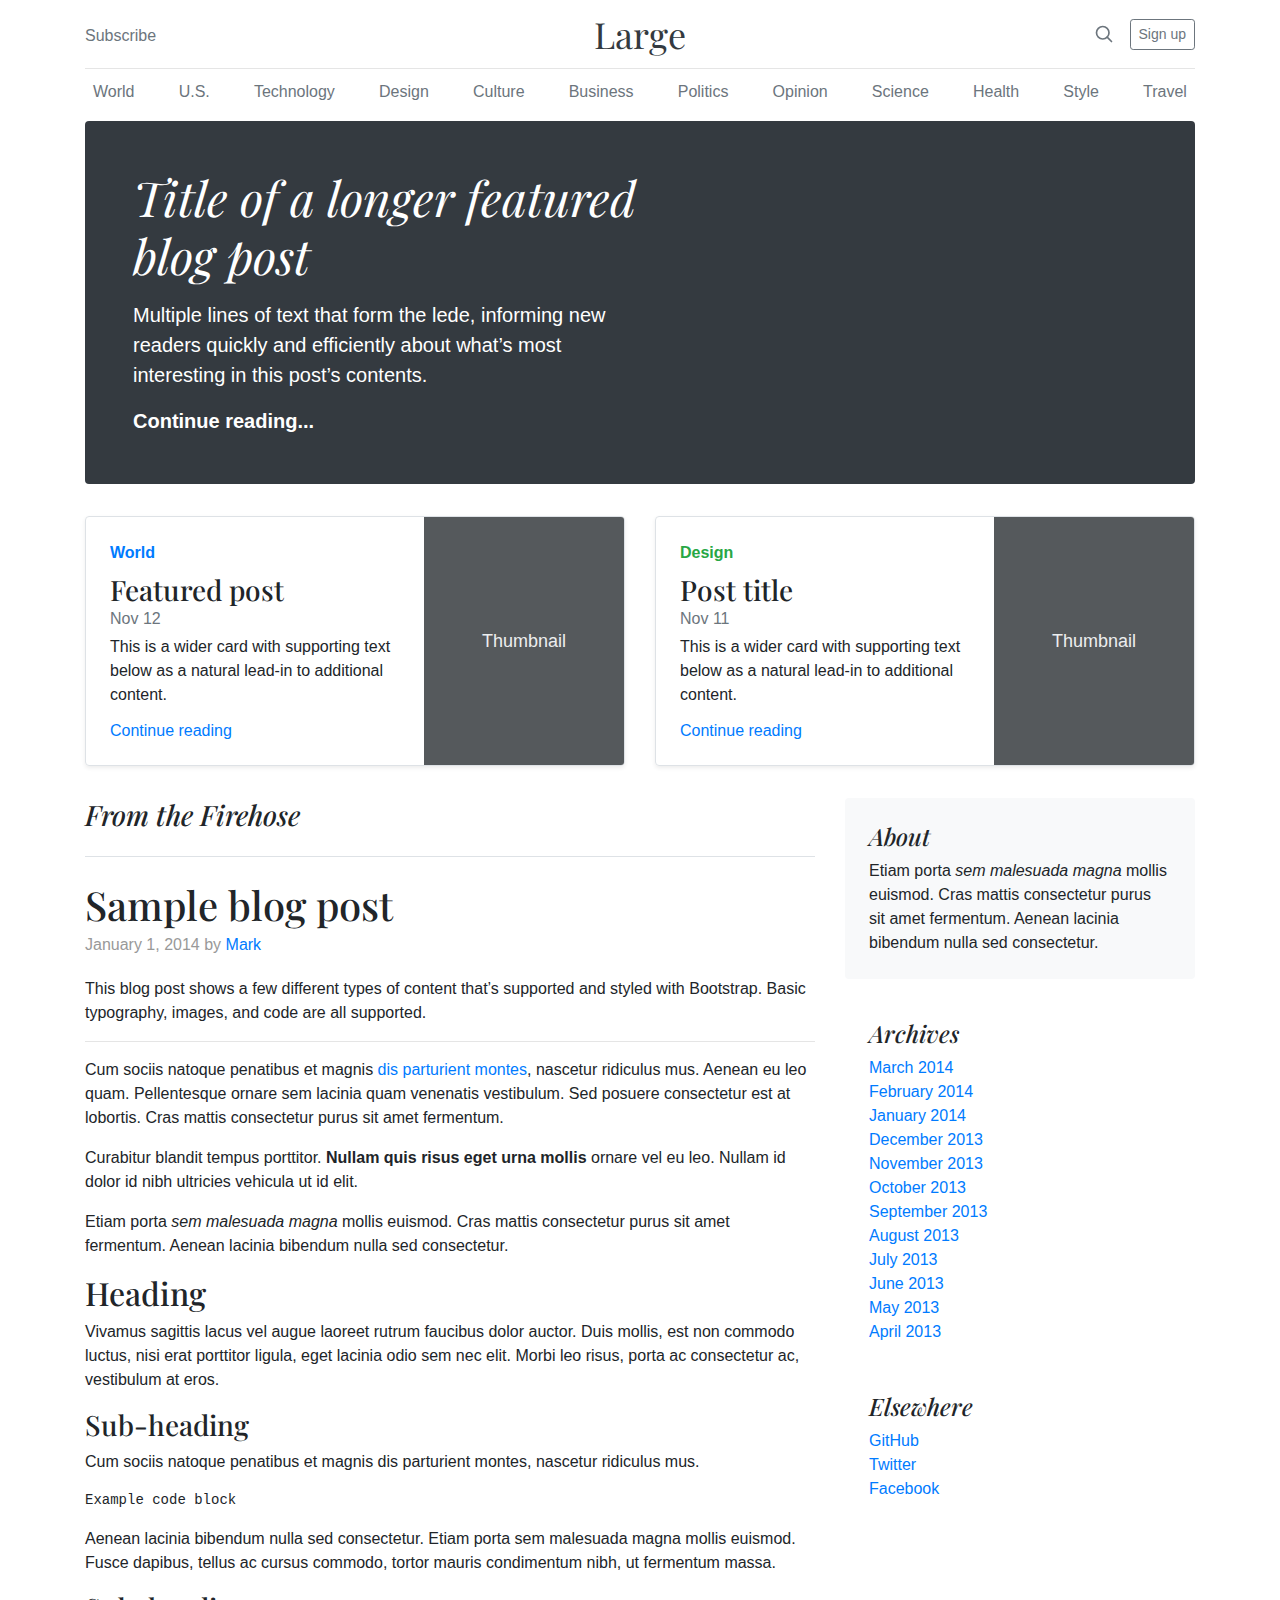
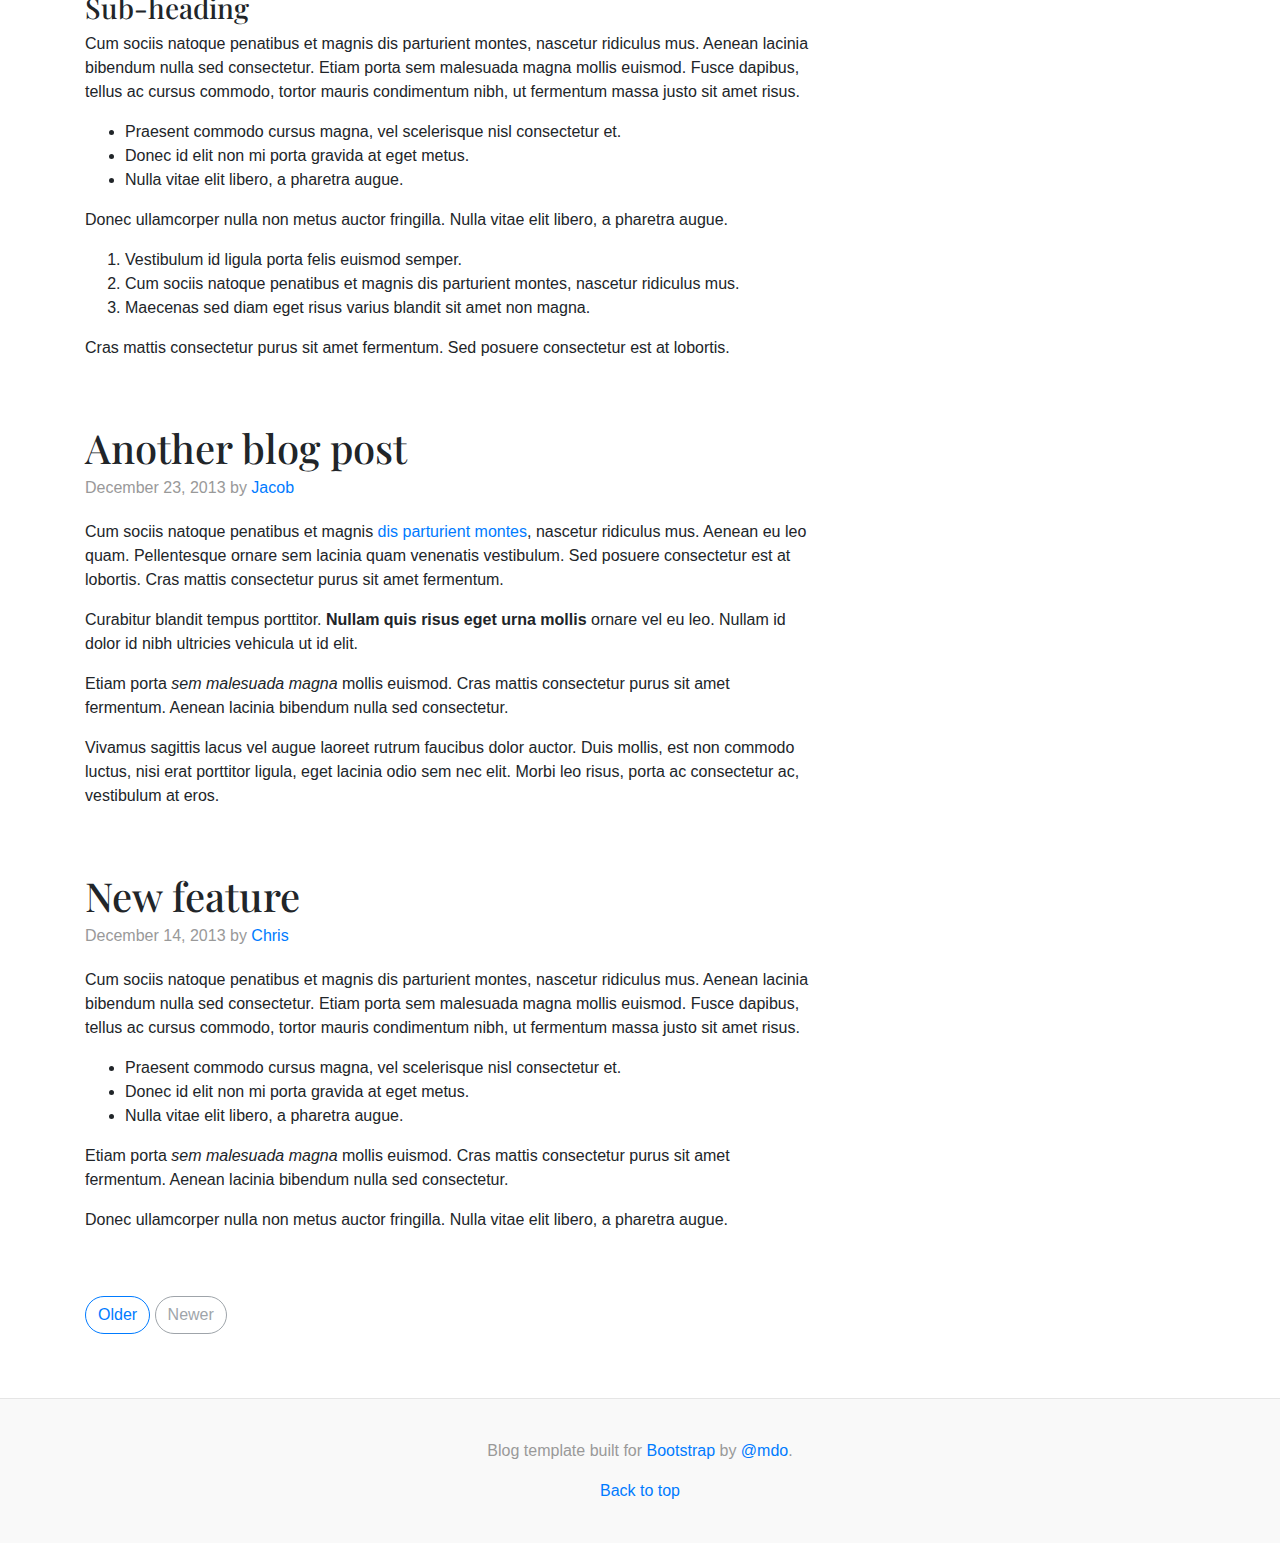
<file: examples/blog/index.html>
<!doctype html>
<html lang="en">
  <head>
    <meta charset="utf-8">
    <meta name="viewport" content="width=device-width, initial-scale=1, shrink-to-fit=no">
    <meta name="description" content="">
    <meta name="author" content="Mark Otto, Jacob Thornton, and Bootstrap contributors">
    <meta name="generator" content="Jekyll v4.1.1">
    <title>Blog Template · Bootstrap</title>

    <link rel="canonical" href="https://getbootstrap.com/docs/4.5/examples/blog/">

    <!-- Bootstrap core CSS -->
<link href="../assets/dist/css/bootstrap.min.css" rel="stylesheet">

    <style>
      .bd-placeholder-img {
        font-size: 1.125rem;
        text-anchor: middle;
        -webkit-user-select: none;
        -moz-user-select: none;
        -ms-user-select: none;
        user-select: none;
      }

      @media (min-width: 768px) {
        .bd-placeholder-img-lg {
          font-size: 3.5rem;
        }
      }
    </style>
    <!-- Custom styles for this template -->
    <link href="https://fonts.googleapis.com/css?family=Playfair+Display:700,900" rel="stylesheet">
    <!-- Custom styles for this template -->
    <link href="blog.css" rel="stylesheet">
  </head>
  <body>
    <div class="container">
  <header class="blog-header py-3">
    <div class="row flex-nowrap justify-content-between align-items-center">
      <div class="col-4 pt-1">
        <a class="text-muted" href="#">Subscribe</a>
      </div>
      <div class="col-4 text-center">
        <a class="blog-header-logo text-dark" href="#">Large</a>
      </div>
      <div class="col-4 d-flex justify-content-end align-items-center">
        <a class="text-muted" href="#" aria-label="Search">
          <svg xmlns="http://www.w3.org/2000/svg" width="20" height="20" fill="none" stroke="currentColor" stroke-linecap="round" stroke-linejoin="round" stroke-width="2" class="mx-3" role="img" viewBox="0 0 24 24" focusable="false"><title>Search</title><circle cx="10.5" cy="10.5" r="7.5"/><path d="M21 21l-5.2-5.2"/></svg>
        </a>
        <a class="btn btn-sm btn-outline-secondary" href="#">Sign up</a>
      </div>
    </div>
  </header>

  <div class="nav-scroller py-1 mb-2">
    <nav class="nav d-flex justify-content-between">
      <a class="p-2 text-muted" href="#">World</a>
      <a class="p-2 text-muted" href="#">U.S.</a>
      <a class="p-2 text-muted" href="#">Technology</a>
      <a class="p-2 text-muted" href="#">Design</a>
      <a class="p-2 text-muted" href="#">Culture</a>
      <a class="p-2 text-muted" href="#">Business</a>
      <a class="p-2 text-muted" href="#">Politics</a>
      <a class="p-2 text-muted" href="#">Opinion</a>
      <a class="p-2 text-muted" href="#">Science</a>
      <a class="p-2 text-muted" href="#">Health</a>
      <a class="p-2 text-muted" href="#">Style</a>
      <a class="p-2 text-muted" href="#">Travel</a>
    </nav>
  </div>

  <div class="jumbotron p-4 p-md-5 text-white rounded bg-dark">
    <div class="col-md-6 px-0">
      <h1 class="display-4 font-italic">Title of a longer featured blog post</h1>
      <p class="lead my-3">Multiple lines of text that form the lede, informing new readers quickly and efficiently about what’s most interesting in this post’s contents.</p>
      <p class="lead mb-0"><a href="#" class="text-white font-weight-bold">Continue reading...</a></p>
    </div>
  </div>

  <div class="row mb-2">
    <div class="col-md-6">
      <div class="row no-gutters border rounded overflow-hidden flex-md-row mb-4 shadow-sm h-md-250 position-relative">
        <div class="col p-4 d-flex flex-column position-static">
          <strong class="d-inline-block mb-2 text-primary">World</strong>
          <h3 class="mb-0">Featured post</h3>
          <div class="mb-1 text-muted">Nov 12</div>
          <p class="card-text mb-auto">This is a wider card with supporting text below as a natural lead-in to additional content.</p>
          <a href="#" class="stretched-link">Continue reading</a>
        </div>
        <div class="col-auto d-none d-lg-block">
          <svg class="bd-placeholder-img" width="200" height="250" xmlns="http://www.w3.org/2000/svg" preserveAspectRatio="xMidYMid slice" focusable="false" role="img" aria-label="Placeholder: Thumbnail"><title>Placeholder</title><rect width="100%" height="100%" fill="#55595c"/><text x="50%" y="50%" fill="#eceeef" dy=".3em">Thumbnail</text></svg>
        </div>
      </div>
    </div>
    <div class="col-md-6">
      <div class="row no-gutters border rounded overflow-hidden flex-md-row mb-4 shadow-sm h-md-250 position-relative">
        <div class="col p-4 d-flex flex-column position-static">
          <strong class="d-inline-block mb-2 text-success">Design</strong>
          <h3 class="mb-0">Post title</h3>
          <div class="mb-1 text-muted">Nov 11</div>
          <p class="mb-auto">This is a wider card with supporting text below as a natural lead-in to additional content.</p>
          <a href="#" class="stretched-link">Continue reading</a>
        </div>
        <div class="col-auto d-none d-lg-block">
          <svg class="bd-placeholder-img" width="200" height="250" xmlns="http://www.w3.org/2000/svg" preserveAspectRatio="xMidYMid slice" focusable="false" role="img" aria-label="Placeholder: Thumbnail"><title>Placeholder</title><rect width="100%" height="100%" fill="#55595c"/><text x="50%" y="50%" fill="#eceeef" dy=".3em">Thumbnail</text></svg>
        </div>
      </div>
    </div>
  </div>
</div>

<main role="main" class="container">
  <div class="row">
    <div class="col-md-8 blog-main">
      <h3 class="pb-4 mb-4 font-italic border-bottom">
        From the Firehose
      </h3>

      <div class="blog-post">
        <h2 class="blog-post-title">Sample blog post</h2>
        <p class="blog-post-meta">January 1, 2014 by <a href="#">Mark</a></p>

        <p>This blog post shows a few different types of content that’s supported and styled with Bootstrap. Basic typography, images, and code are all supported.</p>
        <hr>
        <p>Cum sociis natoque penatibus et magnis <a href="#">dis parturient montes</a>, nascetur ridiculus mus. Aenean eu leo quam. Pellentesque ornare sem lacinia quam venenatis vestibulum. Sed posuere consectetur est at lobortis. Cras mattis consectetur purus sit amet fermentum.</p>
        <blockquote>
          <p>Curabitur blandit tempus porttitor. <strong>Nullam quis risus eget urna mollis</strong> ornare vel eu leo. Nullam id dolor id nibh ultricies vehicula ut id elit.</p>
        </blockquote>
        <p>Etiam porta <em>sem malesuada magna</em> mollis euismod. Cras mattis consectetur purus sit amet fermentum. Aenean lacinia bibendum nulla sed consectetur.</p>
        <h2>Heading</h2>
        <p>Vivamus sagittis lacus vel augue laoreet rutrum faucibus dolor auctor. Duis mollis, est non commodo luctus, nisi erat porttitor ligula, eget lacinia odio sem nec elit. Morbi leo risus, porta ac consectetur ac, vestibulum at eros.</p>
        <h3>Sub-heading</h3>
        <p>Cum sociis natoque penatibus et magnis dis parturient montes, nascetur ridiculus mus.</p>
        <pre><code>Example code block</code></pre>
        <p>Aenean lacinia bibendum nulla sed consectetur. Etiam porta sem malesuada magna mollis euismod. Fusce dapibus, tellus ac cursus commodo, tortor mauris condimentum nibh, ut fermentum massa.</p>
        <h3>Sub-heading</h3>
        <p>Cum sociis natoque penatibus et magnis dis parturient montes, nascetur ridiculus mus. Aenean lacinia bibendum nulla sed consectetur. Etiam porta sem malesuada magna mollis euismod. Fusce dapibus, tellus ac cursus commodo, tortor mauris condimentum nibh, ut fermentum massa justo sit amet risus.</p>
        <ul>
          <li>Praesent commodo cursus magna, vel scelerisque nisl consectetur et.</li>
          <li>Donec id elit non mi porta gravida at eget metus.</li>
          <li>Nulla vitae elit libero, a pharetra augue.</li>
        </ul>
        <p>Donec ullamcorper nulla non metus auctor fringilla. Nulla vitae elit libero, a pharetra augue.</p>
        <ol>
          <li>Vestibulum id ligula porta felis euismod semper.</li>
          <li>Cum sociis natoque penatibus et magnis dis parturient montes, nascetur ridiculus mus.</li>
          <li>Maecenas sed diam eget risus varius blandit sit amet non magna.</li>
        </ol>
        <p>Cras mattis consectetur purus sit amet fermentum. Sed posuere consectetur est at lobortis.</p>
      </div><!-- /.blog-post -->

      <div class="blog-post">
        <h2 class="blog-post-title">Another blog post</h2>
        <p class="blog-post-meta">December 23, 2013 by <a href="#">Jacob</a></p>

        <p>Cum sociis natoque penatibus et magnis <a href="#">dis parturient montes</a>, nascetur ridiculus mus. Aenean eu leo quam. Pellentesque ornare sem lacinia quam venenatis vestibulum. Sed posuere consectetur est at lobortis. Cras mattis consectetur purus sit amet fermentum.</p>
        <blockquote>
          <p>Curabitur blandit tempus porttitor. <strong>Nullam quis risus eget urna mollis</strong> ornare vel eu leo. Nullam id dolor id nibh ultricies vehicula ut id elit.</p>
        </blockquote>
        <p>Etiam porta <em>sem malesuada magna</em> mollis euismod. Cras mattis consectetur purus sit amet fermentum. Aenean lacinia bibendum nulla sed consectetur.</p>
        <p>Vivamus sagittis lacus vel augue laoreet rutrum faucibus dolor auctor. Duis mollis, est non commodo luctus, nisi erat porttitor ligula, eget lacinia odio sem nec elit. Morbi leo risus, porta ac consectetur ac, vestibulum at eros.</p>
      </div><!-- /.blog-post -->

      <div class="blog-post">
        <h2 class="blog-post-title">New feature</h2>
        <p class="blog-post-meta">December 14, 2013 by <a href="#">Chris</a></p>

        <p>Cum sociis natoque penatibus et magnis dis parturient montes, nascetur ridiculus mus. Aenean lacinia bibendum nulla sed consectetur. Etiam porta sem malesuada magna mollis euismod. Fusce dapibus, tellus ac cursus commodo, tortor mauris condimentum nibh, ut fermentum massa justo sit amet risus.</p>
        <ul>
          <li>Praesent commodo cursus magna, vel scelerisque nisl consectetur et.</li>
          <li>Donec id elit non mi porta gravida at eget metus.</li>
          <li>Nulla vitae elit libero, a pharetra augue.</li>
        </ul>
        <p>Etiam porta <em>sem malesuada magna</em> mollis euismod. Cras mattis consectetur purus sit amet fermentum. Aenean lacinia bibendum nulla sed consectetur.</p>
        <p>Donec ullamcorper nulla non metus auctor fringilla. Nulla vitae elit libero, a pharetra augue.</p>
      </div><!-- /.blog-post -->

      <nav class="blog-pagination">
        <a class="btn btn-outline-primary" href="#">Older</a>
        <a class="btn btn-outline-secondary disabled" href="#" tabindex="-1" aria-disabled="true">Newer</a>
      </nav>

    </div><!-- /.blog-main -->

    <aside class="col-md-4 blog-sidebar">
      <div class="p-4 mb-3 bg-light rounded">
        <h4 class="font-italic">About</h4>
        <p class="mb-0">Etiam porta <em>sem malesuada magna</em> mollis euismod. Cras mattis consectetur purus sit amet fermentum. Aenean lacinia bibendum nulla sed consectetur.</p>
      </div>

      <div class="p-4">
        <h4 class="font-italic">Archives</h4>
        <ol class="list-unstyled mb-0">
          <li><a href="#">March 2014</a></li>
          <li><a href="#">February 2014</a></li>
          <li><a href="#">January 2014</a></li>
          <li><a href="#">December 2013</a></li>
          <li><a href="#">November 2013</a></li>
          <li><a href="#">October 2013</a></li>
          <li><a href="#">September 2013</a></li>
          <li><a href="#">August 2013</a></li>
          <li><a href="#">July 2013</a></li>
          <li><a href="#">June 2013</a></li>
          <li><a href="#">May 2013</a></li>
          <li><a href="#">April 2013</a></li>
        </ol>
      </div>

      <div class="p-4">
        <h4 class="font-italic">Elsewhere</h4>
        <ol class="list-unstyled">
          <li><a href="#">GitHub</a></li>
          <li><a href="#">Twitter</a></li>
          <li><a href="#">Facebook</a></li>
        </ol>
      </div>
    </aside><!-- /.blog-sidebar -->

  </div><!-- /.row -->

</main><!-- /.container -->

<footer class="blog-footer">
  <p>Blog template built for <a href="https://getbootstrap.com/">Bootstrap</a> by <a href="https://twitter.com/mdo">@mdo</a>.</p>
  <p>
    <a href="#">Back to top</a>
  </p>
</footer>
</body>
</html>
</file>
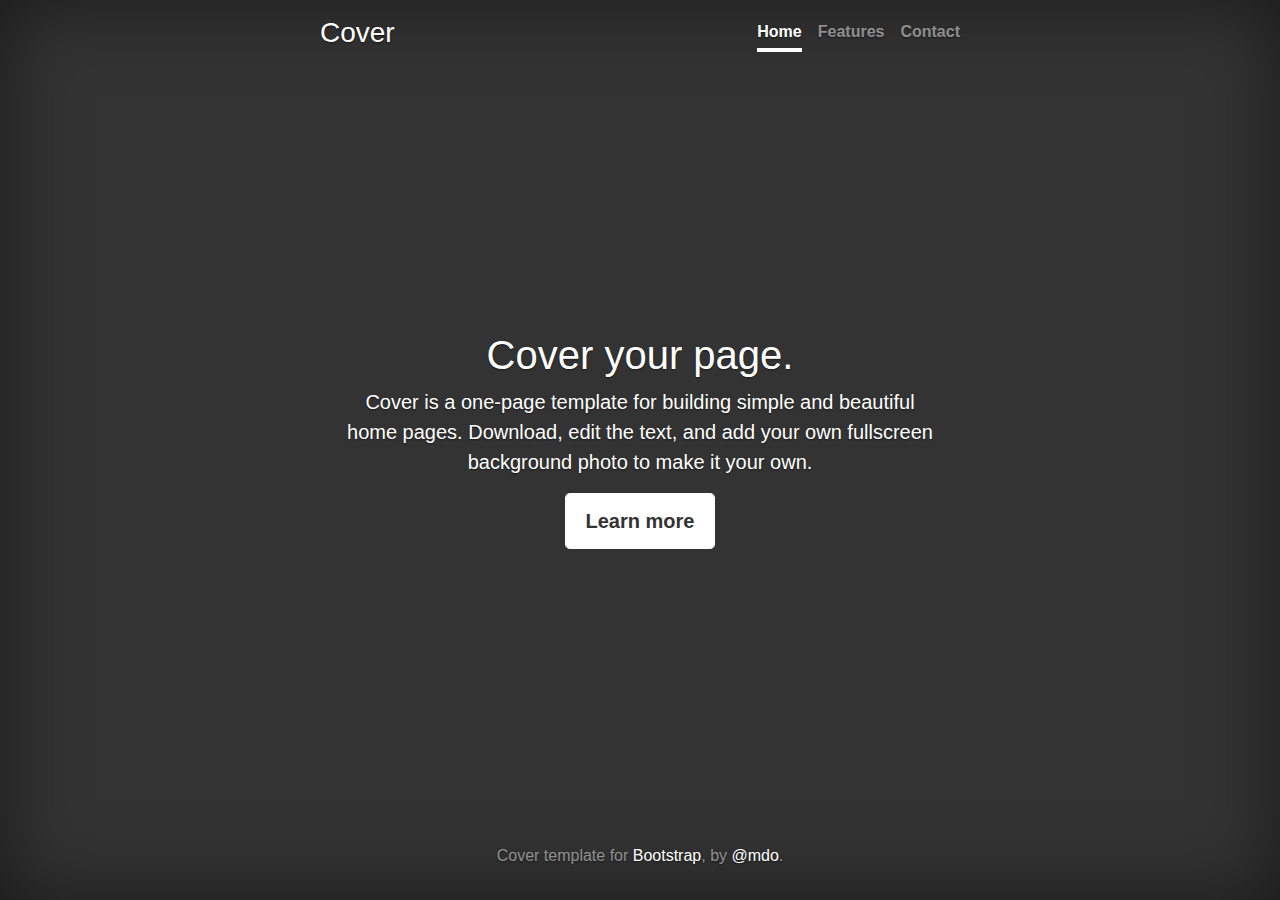
<file: examples/cover/index.html>
<!doctype html>
<html lang="en">
  <head>
    <meta charset="utf-8">
    <meta name="viewport" content="width=device-width, initial-scale=1, shrink-to-fit=no">
    <meta name="description" content="">
    <meta name="author" content="Mark Otto, Jacob Thornton, and Bootstrap contributors">
    <meta name="generator" content="Jekyll v4.1.1">
    <title>Cover Template · Bootstrap</title>

    <link rel="canonical" href="https://getbootstrap.com/docs/4.5/examples/cover/">

    <!-- Bootstrap core CSS -->
<link href="../assets/dist/css/bootstrap.min.css" rel="stylesheet">

    <style>
      .bd-placeholder-img {
        font-size: 1.125rem;
        text-anchor: middle;
        -webkit-user-select: none;
        -moz-user-select: none;
        -ms-user-select: none;
        user-select: none;
      }

      @media (min-width: 768px) {
        .bd-placeholder-img-lg {
          font-size: 3.5rem;
        }
      }
    </style>
    <!-- Custom styles for this template -->
    <link href="cover.css" rel="stylesheet">
  </head>
  <body class="text-center">
    <div class="cover-container d-flex w-100 h-100 p-3 mx-auto flex-column">
  <header class="masthead mb-auto">
    <div class="inner">
      <h3 class="masthead-brand">Cover</h3>
      <nav class="nav nav-masthead justify-content-center">
        <a class="nav-link active" href="#">Home</a>
        <a class="nav-link" href="#">Features</a>
        <a class="nav-link" href="#">Contact</a>
      </nav>
    </div>
  </header>

  <main role="main" class="inner cover">
    <h1 class="cover-heading">Cover your page.</h1>
    <p class="lead">Cover is a one-page template for building simple and beautiful home pages. Download, edit the text, and add your own fullscreen background photo to make it your own.</p>
    <p class="lead">
      <a href="#" class="btn btn-lg btn-secondary">Learn more</a>
    </p>
  </main>

  <footer class="mastfoot mt-auto">
    <div class="inner">
      <p>Cover template for <a href="https://getbootstrap.com/">Bootstrap</a>, by <a href="https://twitter.com/mdo">@mdo</a>.</p>
    </div>
  </footer>
</div>
</body>
</html>
</file>
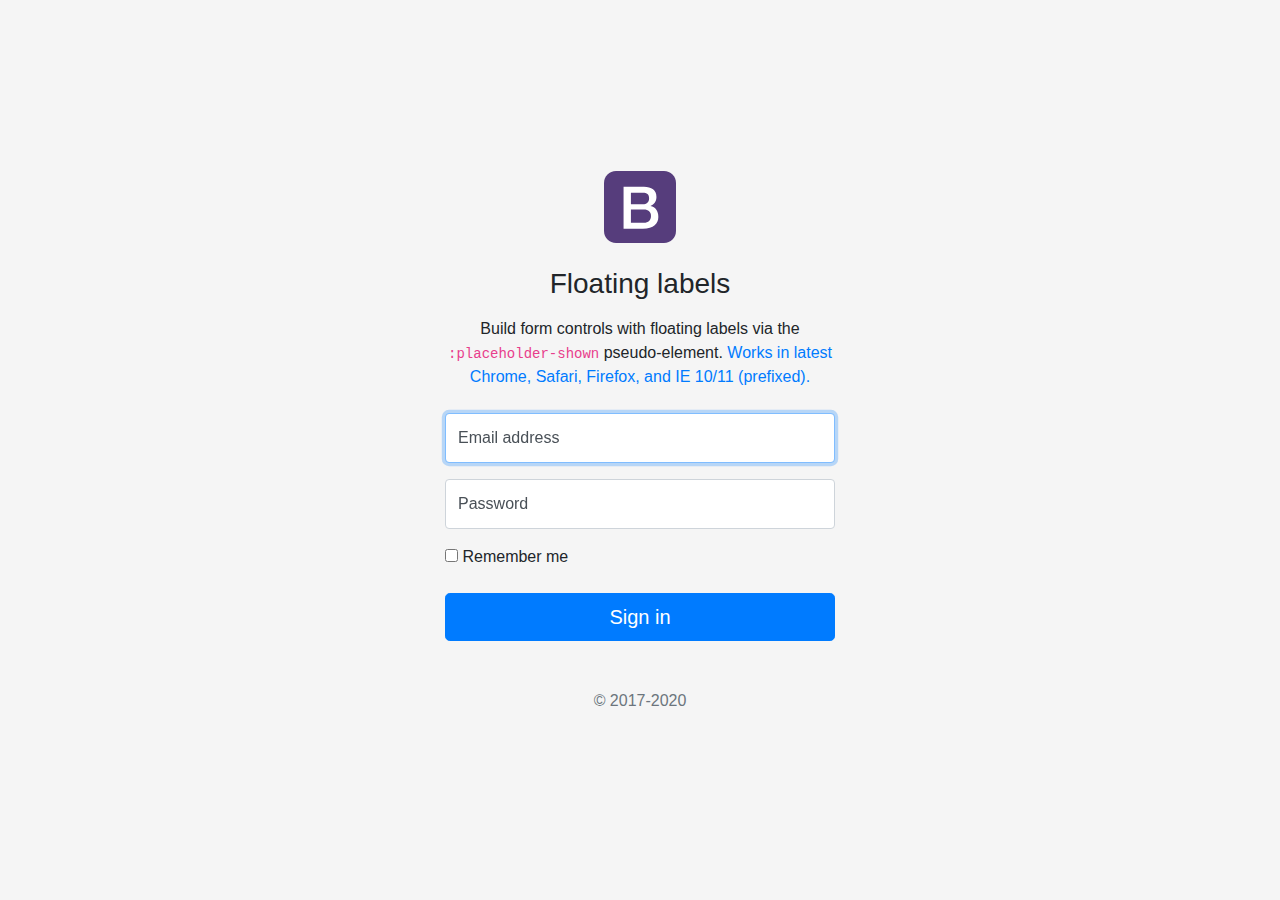
<file: examples/floating-labels/index.html>
<!doctype html>
<html lang="en">
  <head>
    <meta charset="utf-8">
    <meta name="viewport" content="width=device-width, initial-scale=1, shrink-to-fit=no">
    <meta name="description" content="">
    <meta name="author" content="Mark Otto, Jacob Thornton, and Bootstrap contributors">
    <meta name="generator" content="Jekyll v4.1.1">
    <title>Floating labels example · Bootstrap</title>

    <link rel="canonical" href="https://getbootstrap.com/docs/4.5/examples/floating-labels/">

    <!-- Bootstrap core CSS -->
<link href="../assets/dist/css/bootstrap.min.css" rel="stylesheet">

    <style>
      .bd-placeholder-img {
        font-size: 1.125rem;
        text-anchor: middle;
        -webkit-user-select: none;
        -moz-user-select: none;
        -ms-user-select: none;
        user-select: none;
      }

      @media (min-width: 768px) {
        .bd-placeholder-img-lg {
          font-size: 3.5rem;
        }
      }
    </style>
    <!-- Custom styles for this template -->
    <link href="floating-labels.css" rel="stylesheet">
  </head>
  <body>
    <form class="form-signin">
  <div class="text-center mb-4">
    <img class="mb-4" src="../assets/brand/bootstrap-solid.svg" alt="" width="72" height="72">
    <h1 class="h3 mb-3 font-weight-normal">Floating labels</h1>
    <p>Build form controls with floating labels via the <code>:placeholder-shown</code> pseudo-element. <a href="https://caniuse.com/#feat=css-placeholder-shown">Works in latest Chrome, Safari, Firefox, and IE 10/11 (prefixed).</a></p>
  </div>

  <div class="form-label-group">
    <input type="email" id="inputEmail" class="form-control" placeholder="Email address" required autofocus>
    <label for="inputEmail">Email address</label>
  </div>

  <div class="form-label-group">
    <input type="password" id="inputPassword" class="form-control" placeholder="Password" required>
    <label for="inputPassword">Password</label>
  </div>

  <div class="checkbox mb-3">
    <label>
      <input type="checkbox" value="remember-me"> Remember me
    </label>
  </div>
  <button class="btn btn-lg btn-primary btn-block" type="submit">Sign in</button>
  <p class="mt-5 mb-3 text-muted text-center">&copy; 2017-2020</p>
</form>
</body>
</html>
</file>
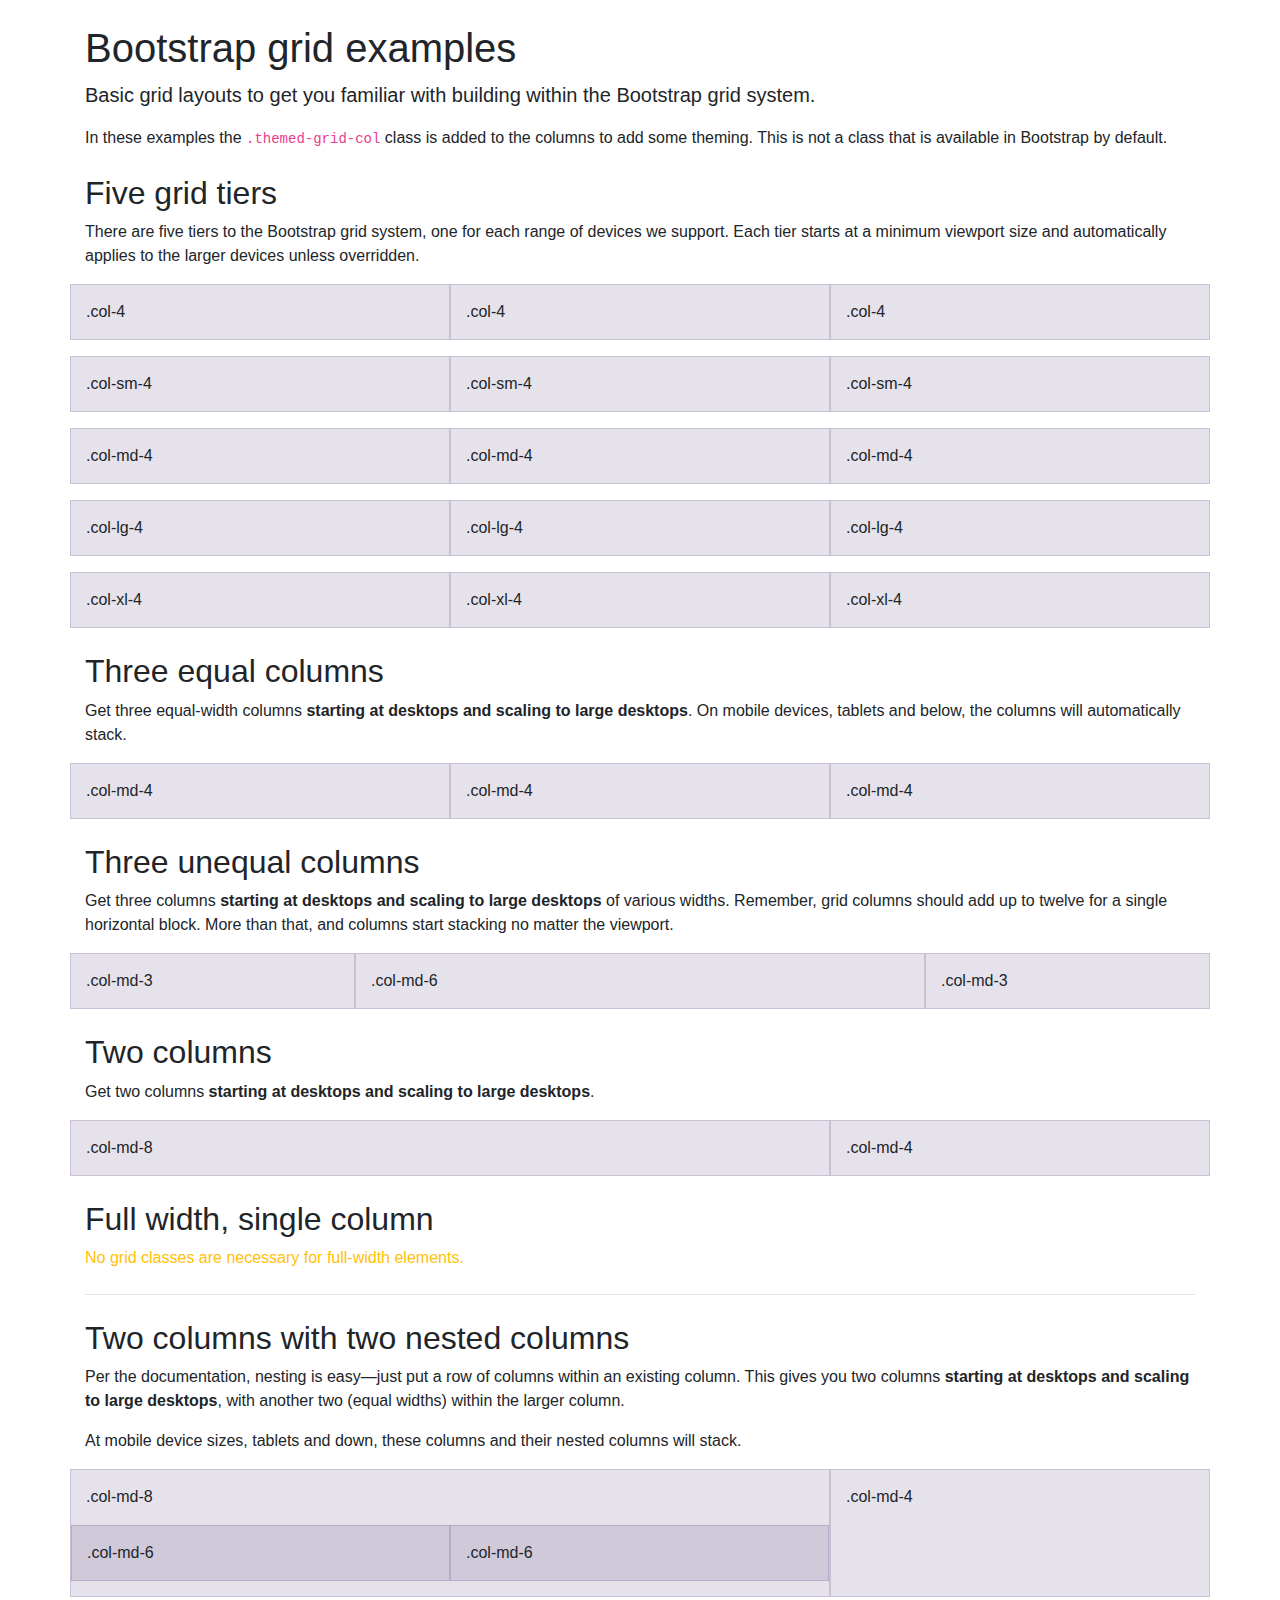
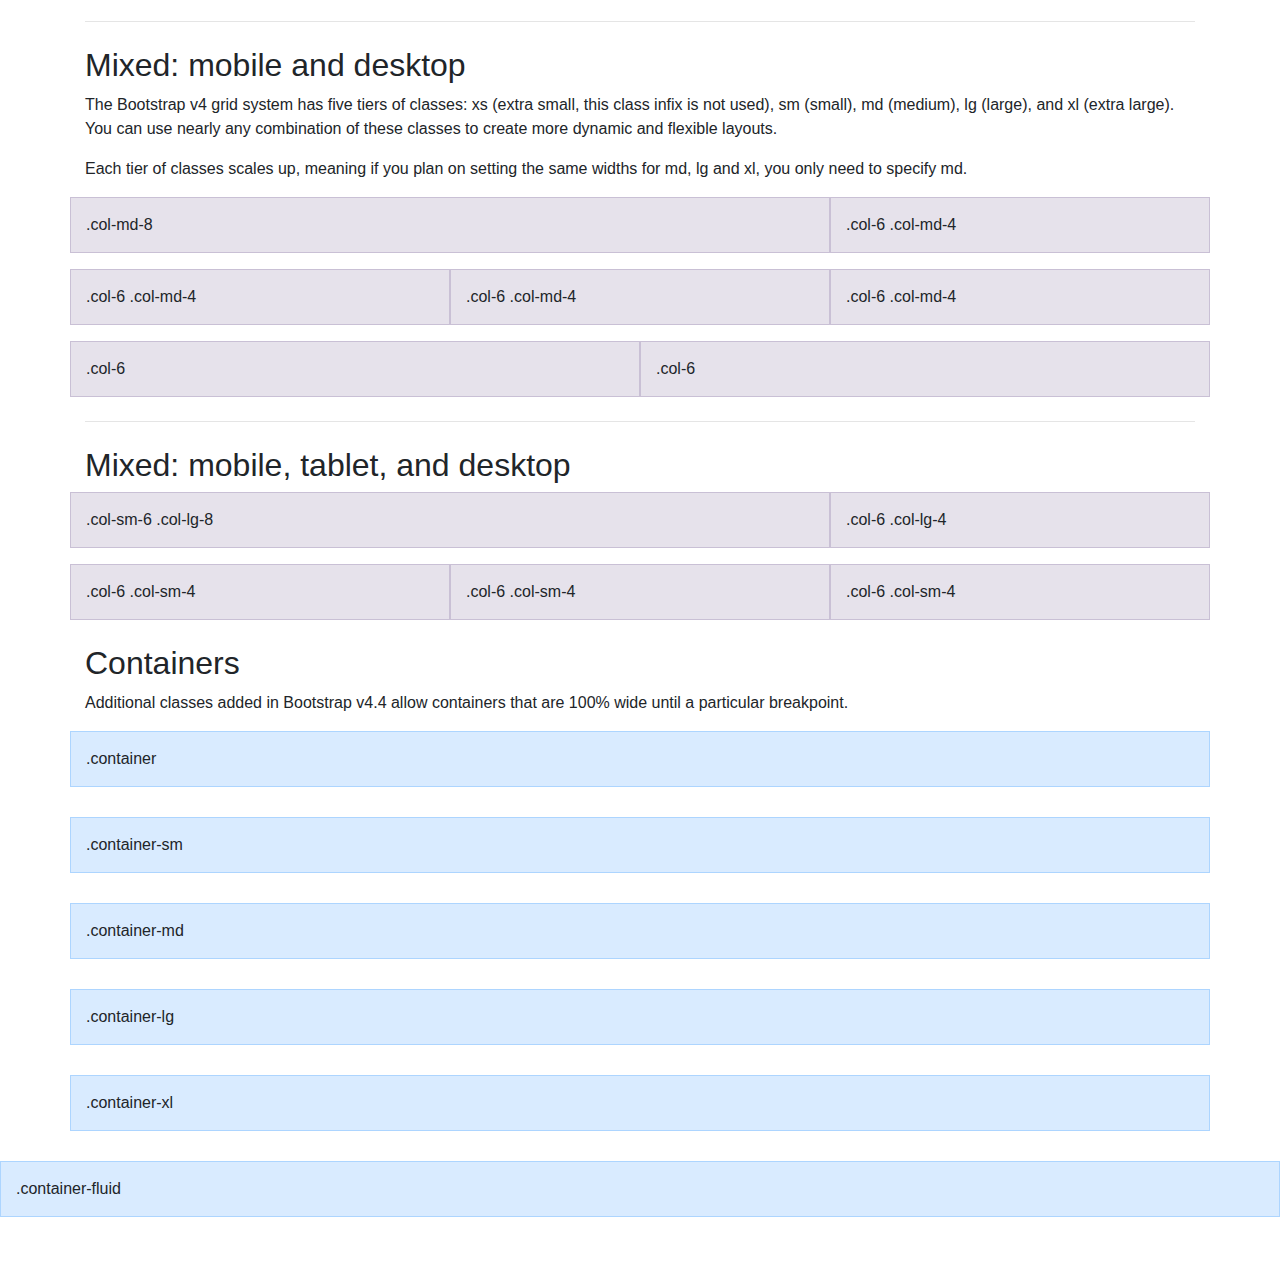
<file: examples/grid/index.html>
<!doctype html>
<html lang="en">
  <head>
    <meta charset="utf-8">
    <meta name="viewport" content="width=device-width, initial-scale=1, shrink-to-fit=no">
    <meta name="description" content="">
    <meta name="author" content="Mark Otto, Jacob Thornton, and Bootstrap contributors">
    <meta name="generator" content="Jekyll v4.1.1">
    <title>Grid Template · Bootstrap</title>

    <link rel="canonical" href="https://getbootstrap.com/docs/4.5/examples/grid/">

    <!-- Bootstrap core CSS -->
<link href="../assets/dist/css/bootstrap.min.css" rel="stylesheet">

    <style>
      .bd-placeholder-img {
        font-size: 1.125rem;
        text-anchor: middle;
        -webkit-user-select: none;
        -moz-user-select: none;
        -ms-user-select: none;
        user-select: none;
      }

      @media (min-width: 768px) {
        .bd-placeholder-img-lg {
          font-size: 3.5rem;
        }
      }
    </style>
    <!-- Custom styles for this template -->
    <link href="grid.css" rel="stylesheet">
  </head>
  <body class="py-4">
    <div class="container">

  <h1>Bootstrap grid examples</h1>
  <p class="lead">Basic grid layouts to get you familiar with building within the Bootstrap grid system.</p>
  <p>In these examples the <code>.themed-grid-col</code> class is added to the columns to add some theming. This is not a class that is available in Bootstrap by default.</p>

  <h2 class="mt-4">Five grid tiers</h2>
  <p>There are five tiers to the Bootstrap grid system, one for each range of devices we support. Each tier starts at a minimum viewport size and automatically applies to the larger devices unless overridden.</p>

  <div class="row mb-3">
    <div class="col-4 themed-grid-col">.col-4</div>
    <div class="col-4 themed-grid-col">.col-4</div>
    <div class="col-4 themed-grid-col">.col-4</div>
  </div>

  <div class="row mb-3">
    <div class="col-sm-4 themed-grid-col">.col-sm-4</div>
    <div class="col-sm-4 themed-grid-col">.col-sm-4</div>
    <div class="col-sm-4 themed-grid-col">.col-sm-4</div>
  </div>

  <div class="row mb-3">
    <div class="col-md-4 themed-grid-col">.col-md-4</div>
    <div class="col-md-4 themed-grid-col">.col-md-4</div>
    <div class="col-md-4 themed-grid-col">.col-md-4</div>
  </div>

  <div class="row mb-3">
    <div class="col-lg-4 themed-grid-col">.col-lg-4</div>
    <div class="col-lg-4 themed-grid-col">.col-lg-4</div>
    <div class="col-lg-4 themed-grid-col">.col-lg-4</div>
  </div>

  <div class="row mb-3">
    <div class="col-xl-4 themed-grid-col">.col-xl-4</div>
    <div class="col-xl-4 themed-grid-col">.col-xl-4</div>
    <div class="col-xl-4 themed-grid-col">.col-xl-4</div>
  </div>

  <h2 class="mt-4">Three equal columns</h2>
  <p>Get three equal-width columns <strong>starting at desktops and scaling to large desktops</strong>. On mobile devices, tablets and below, the columns will automatically stack.</p>
  <div class="row mb-3">
    <div class="col-md-4 themed-grid-col">.col-md-4</div>
    <div class="col-md-4 themed-grid-col">.col-md-4</div>
    <div class="col-md-4 themed-grid-col">.col-md-4</div>
  </div>

  <h2 class="mt-4">Three unequal columns</h2>
  <p>Get three columns <strong>starting at desktops and scaling to large desktops</strong> of various widths. Remember, grid columns should add up to twelve for a single horizontal block. More than that, and columns start stacking no matter the viewport.</p>
  <div class="row mb-3">
    <div class="col-md-3 themed-grid-col">.col-md-3</div>
    <div class="col-md-6 themed-grid-col">.col-md-6</div>
    <div class="col-md-3 themed-grid-col">.col-md-3</div>
  </div>

  <h2 class="mt-4">Two columns</h2>
  <p>Get two columns <strong>starting at desktops and scaling to large desktops</strong>.</p>
  <div class="row mb-3">
    <div class="col-md-8 themed-grid-col">.col-md-8</div>
    <div class="col-md-4 themed-grid-col">.col-md-4</div>
  </div>

  <h2 class="mt-4">Full width, single column</h2>
  <p class="text-warning">
    No grid classes are necessary for full-width elements.
  </p>

  <hr class="my-4">

  <h2 class="mt-4">Two columns with two nested columns</h2>
  <p>Per the documentation, nesting is easy—just put a row of columns within an existing column. This gives you two columns <strong>starting at desktops and scaling to large desktops</strong>, with another two (equal widths) within the larger column.</p>
  <p>At mobile device sizes, tablets and down, these columns and their nested columns will stack.</p>
  <div class="row mb-3">
    <div class="col-md-8 themed-grid-col">
      <div class="pb-3">
        .col-md-8
      </div>
      <div class="row">
        <div class="col-md-6 themed-grid-col">.col-md-6</div>
        <div class="col-md-6 themed-grid-col">.col-md-6</div>
      </div>
    </div>
    <div class="col-md-4 themed-grid-col">.col-md-4</div>
  </div>

  <hr class="my-4">

  <h2 class="mt-4">Mixed: mobile and desktop</h2>
  <p>The Bootstrap v4 grid system has five tiers of classes: xs (extra small, this class infix is not used), sm (small), md (medium), lg (large), and xl (extra large). You can use nearly any combination of these classes to create more dynamic and flexible layouts.</p>
  <p>Each tier of classes scales up, meaning if you plan on setting the same widths for md, lg and xl, you only need to specify md.</p>
  <div class="row mb-3">
    <div class="col-md-8 themed-grid-col">.col-md-8</div>
    <div class="col-6 col-md-4 themed-grid-col">.col-6 .col-md-4</div>
  </div>
  <div class="row mb-3">
    <div class="col-6 col-md-4 themed-grid-col">.col-6 .col-md-4</div>
    <div class="col-6 col-md-4 themed-grid-col">.col-6 .col-md-4</div>
    <div class="col-6 col-md-4 themed-grid-col">.col-6 .col-md-4</div>
  </div>
  <div class="row mb-3">
    <div class="col-6 themed-grid-col">.col-6</div>
    <div class="col-6 themed-grid-col">.col-6</div>
  </div>

  <hr class="my-4">

  <h2 class="mt-4">Mixed: mobile, tablet, and desktop</h2>
  <div class="row mb-3">
    <div class="col-sm-6 col-lg-8 themed-grid-col">.col-sm-6 .col-lg-8</div>
    <div class="col-6 col-lg-4 themed-grid-col">.col-6 .col-lg-4</div>
  </div>
  <div class="row mb-3">
    <div class="col-6 col-sm-4 themed-grid-col">.col-6 .col-sm-4</div>
    <div class="col-6 col-sm-4 themed-grid-col">.col-6 .col-sm-4</div>
    <div class="col-6 col-sm-4 themed-grid-col">.col-6 .col-sm-4</div>
  </div>

</div>

<div class="container" id="containers">
  <h2 class="mt-4">Containers</h2>
  <p>Additional classes added in Bootstrap v4.4 allow containers that are 100% wide until a particular breakpoint.</p>
</div>

<div class="container themed-container">.container</div>
<div class="container-sm themed-container">.container-sm</div>
<div class="container-md themed-container">.container-md</div>
<div class="container-lg themed-container">.container-lg</div>
<div class="container-xl themed-container">.container-xl</div>
<div class="container-fluid themed-container">.container-fluid</div>
</body>
</html>
</file>
<file: examples/blog/blog.css>
/* stylelint-disable selector-list-comma-newline-after */

.blog-header {
  line-height: 1;
  border-bottom: 1px solid #e5e5e5;
}

.blog-header-logo {
  font-family: "Playfair Display", Georgia, "Times New Roman", serif;
  font-size: 2.25rem;
}

.blog-header-logo:hover {
  text-decoration: none;
}

h1, h2, h3, h4, h5, h6 {
  font-family: "Playfair Display", Georgia, "Times New Roman", serif;
}

.display-4 {
  font-size: 2.5rem;
}
@media (min-width: 768px) {
  .display-4 {
    font-size: 3rem;
  }
}

.nav-scroller {
  position: relative;
  z-index: 2;
  height: 2.75rem;
  overflow-y: hidden;
}

.nav-scroller .nav {
  display: -ms-flexbox;
  display: flex;
  -ms-flex-wrap: nowrap;
  flex-wrap: nowrap;
  padding-bottom: 1rem;
  margin-top: -1px;
  overflow-x: auto;
  text-align: center;
  white-space: nowrap;
  -webkit-overflow-scrolling: touch;
}

.nav-scroller .nav-link {
  padding-top: .75rem;
  padding-bottom: .75rem;
  font-size: .875rem;
}

.card-img-right {
  height: 100%;
  border-radius: 0 3px 3px 0;
}

.flex-auto {
  -ms-flex: 0 0 auto;
  flex: 0 0 auto;
}

.h-250 { height: 250px; }
@media (min-width: 768px) {
  .h-md-250 { height: 250px; }
}

/* Pagination */
.blog-pagination {
  margin-bottom: 4rem;
}
.blog-pagination > .btn {
  border-radius: 2rem;
}

/*
 * Blog posts
 */
.blog-post {
  margin-bottom: 4rem;
}
.blog-post-title {
  margin-bottom: .25rem;
  font-size: 2.5rem;
}
.blog-post-meta {
  margin-bottom: 1.25rem;
  color: #999;
}

/*
 * Footer
 */
.blog-footer {
  padding: 2.5rem 0;
  color: #999;
  text-align: center;
  background-color: #f9f9f9;
  border-top: .05rem solid #e5e5e5;
}
.blog-footer p:last-child {
  margin-bottom: 0;
}
</file>
<file: examples/cover/cover.css>
/*
 * Globals
 */

/* Links */
a,
a:focus,
a:hover {
  color: #fff;
}

/* Custom default button */
.btn-secondary,
.btn-secondary:hover,
.btn-secondary:focus {
  color: #333;
  text-shadow: none; /* Prevent inheritance from `body` */
  background-color: #fff;
  border: .05rem solid #fff;
}


/*
 * Base structure
 */

html,
body {
  height: 100%;
  background-color: #333;
}

body {
  display: -ms-flexbox;
  display: flex;
  color: #fff;
  text-shadow: 0 .05rem .1rem rgba(0, 0, 0, .5);
  box-shadow: inset 0 0 5rem rgba(0, 0, 0, .5);
}

.cover-container {
  max-width: 42em;
}


/*
 * Header
 */
.masthead {
  margin-bottom: 2rem;
}

.masthead-brand {
  margin-bottom: 0;
}

.nav-masthead .nav-link {
  padding: .25rem 0;
  font-weight: 700;
  color: rgba(255, 255, 255, .5);
  background-color: transparent;
  border-bottom: .25rem solid transparent;
}

.nav-masthead .nav-link:hover,
.nav-masthead .nav-link:focus {
  border-bottom-color: rgba(255, 255, 255, .25);
}

.nav-masthead .nav-link + .nav-link {
  margin-left: 1rem;
}

.nav-masthead .active {
  color: #fff;
  border-bottom-color: #fff;
}

@media (min-width: 48em) {
  .masthead-brand {
    float: left;
  }
  .nav-masthead {
    float: right;
  }
}


/*
 * Cover
 */
.cover {
  padding: 0 1.5rem;
}
.cover .btn-lg {
  padding: .75rem 1.25rem;
  font-weight: 700;
}


/*
 * Footer
 */
.mastfoot {
  color: rgba(255, 255, 255, .5);
}
</file>
<file: examples/floating-labels/floating-labels.css>
html,
body {
  height: 100%;
}

body {
  display: -ms-flexbox;
  display: flex;
  -ms-flex-align: center;
  align-items: center;
  padding-top: 40px;
  padding-bottom: 40px;
  background-color: #f5f5f5;
}

.form-signin {
  width: 100%;
  max-width: 420px;
  padding: 15px;
  margin: auto;
}

.form-label-group {
  position: relative;
  margin-bottom: 1rem;
}

.form-label-group input,
.form-label-group label {
  height: 3.125rem;
  padding: .75rem;
}

.form-label-group label {
  position: absolute;
  top: 0;
  left: 0;
  display: block;
  width: 100%;
  margin-bottom: 0; /* Override default `<label>` margin */
  line-height: 1.5;
  color: #495057;
  pointer-events: none;
  cursor: text; /* Match the input under the label */
  border: 1px solid transparent;
  border-radius: .25rem;
  transition: all .1s ease-in-out;
}

.form-label-group input::-webkit-input-placeholder {
  color: transparent;
}

.form-label-group input::-moz-placeholder {
  color: transparent;
}

.form-label-group input:-ms-input-placeholder {
  color: transparent;
}

.form-label-group input::-ms-input-placeholder {
  color: transparent;
}

.form-label-group input::placeholder {
  color: transparent;
}

.form-label-group input:not(:-moz-placeholder-shown) {
  padding-top: 1.25rem;
  padding-bottom: .25rem;
}

.form-label-group input:not(:-ms-input-placeholder) {
  padding-top: 1.25rem;
  padding-bottom: .25rem;
}

.form-label-group input:not(:placeholder-shown) {
  padding-top: 1.25rem;
  padding-bottom: .25rem;
}

.form-label-group input:not(:-moz-placeholder-shown) ~ label {
  padding-top: .25rem;
  padding-bottom: .25rem;
  font-size: 12px;
  color: #777;
}

.form-label-group input:not(:-ms-input-placeholder) ~ label {
  padding-top: .25rem;
  padding-bottom: .25rem;
  font-size: 12px;
  color: #777;
}

.form-label-group input:not(:placeholder-shown) ~ label {
  padding-top: .25rem;
  padding-bottom: .25rem;
  font-size: 12px;
  color: #777;
}

/* Fallback for Edge
-------------------------------------------------- */
@supports (-ms-ime-align: auto) {
  .form-label-group {
    display: -ms-flexbox;
    display: flex;
    -ms-flex-direction: column-reverse;
    flex-direction: column-reverse;
  }

  .form-label-group label {
    position: static;
  }

  .form-label-group input::-ms-input-placeholder {
    color: #777;
  }
}
</file>
<file: examples/grid/grid.css>
.themed-grid-col {
  padding-top: 15px;
  padding-bottom: 15px;
  background-color: rgba(86, 61, 124, .15);
  border: 1px solid rgba(86, 61, 124, .2);
}

.themed-container {
  padding: 15px;
  margin-bottom: 30px;
  background-color: rgba(0, 123, 255, .15);
  border: 1px solid rgba(0, 123, 255, .2);
}
</file>
